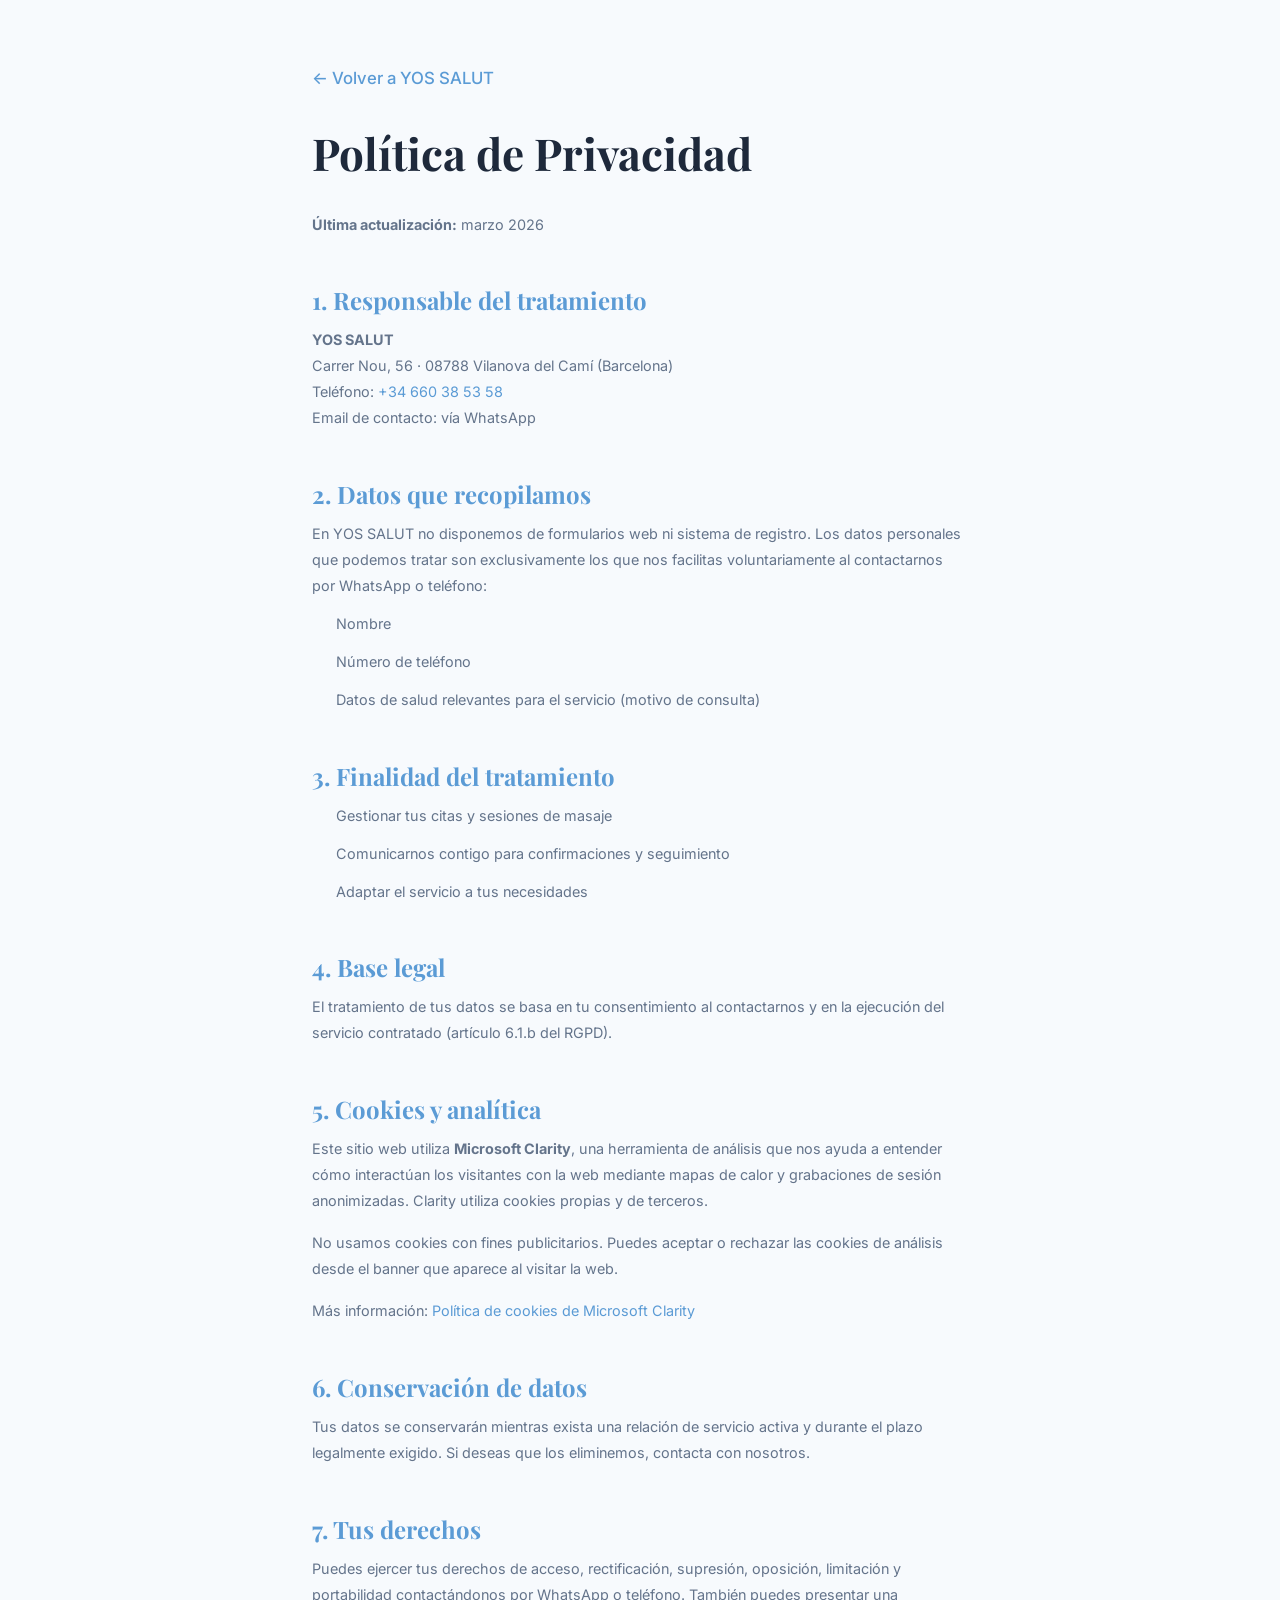
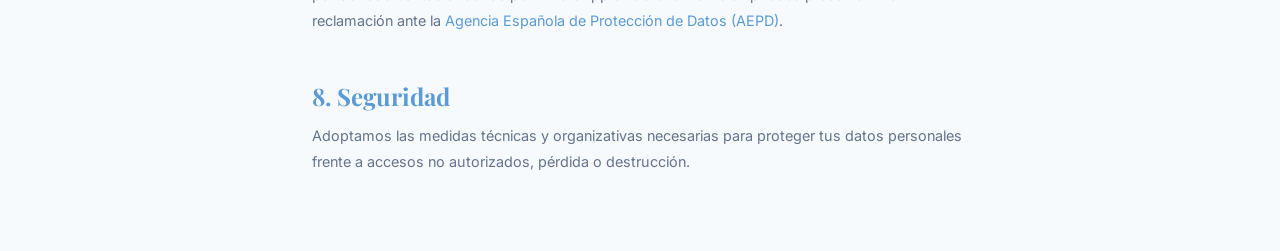
<file: privacidad.html>
<!DOCTYPE html>
<html lang="es" dir="ltr">
<head>
  <meta charset="UTF-8">
  <meta name="viewport" content="width=device-width, initial-scale=1.0">
  <title>Política de Privacidad — YOS SALUT</title>
  <meta name="robots" content="noindex, nofollow">
  <link rel="icon" href="data:image/svg+xml,<svg xmlns='http://www.w3.org/2000/svg' viewBox='0 0 100 100'><text y='.9em' font-size='90'>🌿</text></svg>">
  <link rel="preconnect" href="https://fonts.googleapis.com">
  <link rel="preconnect" href="https://fonts.gstatic.com" crossorigin>
  <link rel="stylesheet" href="https://fonts.googleapis.com/css2?family=Inter:wght@400;500;600;700&family=Playfair+Display:wght@600;700;800&display=swap">
  <link rel="stylesheet" href="css/base.css?v=5">
  <link rel="stylesheet" href="css/layout.css?v=5">
  <link rel="stylesheet" href="css/components.css?v=5">
  <style>
    .legal { max-width: 720px; margin: 0 auto; padding: var(--space-3xl) var(--space-xl); }
    .legal h1 { font-family: var(--ff-heading); font-size: var(--fs-2xl); margin-bottom: var(--space-xl); }
    .legal h2 { font-size: var(--fs-lg); margin-top: var(--space-2xl); margin-bottom: var(--space-sm); color: var(--color-primary); }
    .legal p, .legal li { font-size: var(--fs-sm); line-height: 1.8; color: var(--color-text-light); margin-bottom: var(--space-sm); }
    .legal ul { padding-left: var(--space-lg); }
    .legal a { color: var(--color-primary); }
    .legal__back { display: inline-block; margin-bottom: var(--space-xl); color: var(--color-primary); text-decoration: none; font-weight: var(--fw-medium); }
    .legal__back:hover { text-decoration: underline; }
  </style>
</head>
<body>
  <div class="legal">
    <a href="index.html" class="legal__back">← Volver a YOS SALUT</a>
    <h1>Política de Privacidad</h1>
    <p><strong>Última actualización:</strong> marzo 2026</p>

    <h2>1. Responsable del tratamiento</h2>
    <p><strong>YOS SALUT</strong><br>
    Carrer Nou, 56 · 08788 Vilanova del Camí (Barcelona)<br>
    Teléfono: <a href="tel:+34660385358">+34 660 38 53 58</a><br>
    Email de contacto: vía WhatsApp</p>

    <h2>2. Datos que recopilamos</h2>
    <p>En YOS SALUT no disponemos de formularios web ni sistema de registro. Los datos personales que podemos tratar son exclusivamente los que nos facilitas voluntariamente al contactarnos por WhatsApp o teléfono:</p>
    <ul>
      <li>Nombre</li>
      <li>Número de teléfono</li>
      <li>Datos de salud relevantes para el servicio (motivo de consulta)</li>
    </ul>

    <h2>3. Finalidad del tratamiento</h2>
    <ul>
      <li>Gestionar tus citas y sesiones de masaje</li>
      <li>Comunicarnos contigo para confirmaciones y seguimiento</li>
      <li>Adaptar el servicio a tus necesidades</li>
    </ul>

    <h2>4. Base legal</h2>
    <p>El tratamiento de tus datos se basa en tu consentimiento al contactarnos y en la ejecución del servicio contratado (artículo 6.1.b del RGPD).</p>

    <h2>5. Cookies y analítica</h2>
    <p>Este sitio web utiliza <strong>Microsoft Clarity</strong>, una herramienta de análisis que nos ayuda a entender cómo interactúan los visitantes con la web mediante mapas de calor y grabaciones de sesión anonimizadas. Clarity utiliza cookies propias y de terceros.</p>
    <p>No usamos cookies con fines publicitarios. Puedes aceptar o rechazar las cookies de análisis desde el banner que aparece al visitar la web.</p>
    <p>Más información: <a href="https://learn.microsoft.com/es-es/clarity/setup-and-installation/cookie-consent" target="_blank" rel="noopener">Política de cookies de Microsoft Clarity</a></p>

    <h2>6. Conservación de datos</h2>
    <p>Tus datos se conservarán mientras exista una relación de servicio activa y durante el plazo legalmente exigido. Si deseas que los eliminemos, contacta con nosotros.</p>

    <h2>7. Tus derechos</h2>
    <p>Puedes ejercer tus derechos de acceso, rectificación, supresión, oposición, limitación y portabilidad contactándonos por WhatsApp o teléfono. También puedes presentar una reclamación ante la <a href="https://www.aepd.es" target="_blank" rel="noopener">Agencia Española de Protección de Datos (AEPD)</a>.</p>

    <h2>8. Seguridad</h2>
    <p>Adoptamos las medidas técnicas y organizativas necesarias para proteger tus datos personales frente a accesos no autorizados, pérdida o destrucción.</p>
  </div>
</body>
</html>
</file>
<file: css/base.css>
/* ==========================================================================
   BASE — Reset, variables CSS, tipografía global
   ========================================================================== */

/* ---- Custom Properties ---- */
:root {
  /* Paleta: azul claro profesional */
  --color-primary:       #5B9BD5;   /* azul claro principal */
  --color-primary-dark:  #3A7BBF;   /* azul más intenso */
  --color-primary-deeper:#2C5F9E;   /* azul profundo para CTA */
  --color-primary-light: #A8CCE8;   /* azul suave */
  --color-primary-pale:  #C8E0F5;   /* azul más intenso para fondos */
  --color-accent:        #2DCEA6;   /* verde menta acento */
  --color-accent-light:  #D0F5EB;
  --color-warm:          #F0C27A;   /* dorado cálido */
  --color-bg:            #F7FAFD;   /* fondo azulado muy suave */
  --color-bg-alt:        #EDF4FA;   /* fondo alterno azulado */
  --color-bg-dark:       #1B2A4A;   /* fondo oscuro para secciones hero/footer */
  --color-surface:       #FFFFFF;
  --color-text:          #1E293B;   /* slate 800 */
  --color-text-light:    #64748B;   /* slate 500 */
  --color-text-inv:      #FFFFFF;
  --color-border:        #D8E4EF;
  --color-whatsapp:      #25D366;
  --color-whatsapp-dark: #1EBE57;

  /* Tipografía */
  --ff-body:    'Inter', system-ui, -apple-system, sans-serif;
  --ff-heading: 'Playfair Display', Georgia, 'Times New Roman', serif;
  --fw-regular: 400;
  --fw-medium:  500;
  --fw-semibold:600;
  --fw-bold:    700;
  --fw-extrabold: 800;

  /* Tamaños fluidos */
  --fs-xs:   clamp(0.75rem, 0.7rem + 0.25vw, 0.8125rem);
  --fs-sm:   clamp(0.8125rem, 0.77rem + 0.2vw, 0.9rem);
  --fs-base: clamp(0.9375rem, 0.88rem + 0.3vw, 1.05rem);
  --fs-md:   clamp(1.0625rem, 0.95rem + 0.5vw, 1.25rem);
  --fs-lg:   clamp(1.25rem, 1.1rem + 0.7vw, 1.5rem);
  --fs-xl:   clamp(1.5rem, 1.2rem + 1.3vw, 2rem);
  --fs-2xl:  clamp(1.875rem, 1.4rem + 2vw, 2.75rem);
  --fs-3xl:  clamp(2.25rem, 1.6rem + 2.8vw, 3.5rem);
  --fs-4xl:  clamp(2.75rem, 2rem + 3.2vw, 4.25rem);

  /* Espaciado */
  --space-xs:  0.5rem;
  --space-sm:  0.75rem;
  --space-md:  1rem;
  --space-lg:  1.5rem;
  --space-xl:  2rem;
  --space-2xl: 3rem;
  --space-3xl: 4rem;
  --space-4xl: 6rem;
  --space-5xl: 8rem;

  /* Layout */
  --max-width:     1240px;
  --header-height: 76px;

  /* Bordes y sombras */
  --radius-sm:  8px;
  --radius-md:  12px;
  --radius-lg:  20px;
  --radius-xl:  28px;
  --radius-full: 9999px;
  --shadow-sm:  0 1px 3px rgba(27,42,74,.05);
  --shadow-md:  0 4px 16px rgba(27,42,74,.08);
  --shadow-lg:  0 12px 40px rgba(27,42,74,.12);
  --shadow-xl:  0 20px 60px rgba(27,42,74,.15);

  /* Transiciones */
  --transition-fast: 150ms ease;
  --transition-base: 300ms cubic-bezier(.4,0,.2,1);
  --transition-slow: 500ms cubic-bezier(.4,0,.2,1);
}

/* ---- Reset ---- */
*,
*::before,
*::after {
  box-sizing: border-box;
  margin: 0;
  padding: 0;
}

html {
  scroll-behavior: smooth;
  -webkit-text-size-adjust: 100%;
  scroll-padding-top: var(--header-height);
}

body {
  font-family: var(--ff-body);
  font-size: var(--fs-base);
  font-weight: var(--fw-regular);
  line-height: 1.7;
  color: var(--color-text);
  background-color: var(--color-bg);
  -webkit-font-smoothing: antialiased;
  -moz-osx-font-smoothing: grayscale;
  overflow-x: hidden;
}

body.no-scroll {
  overflow: hidden;
}

img,
picture,
video,
svg {
  display: block;
  max-width: 100%;
  height: auto;
}

a {
  color: inherit;
  text-decoration: none;
}

button {
  font: inherit;
  cursor: pointer;
  border: none;
  background: none;
}

ul, ol {
  list-style: none;
}

h1, h2, h3, h4, h5, h6 {
  font-family: var(--ff-heading);
  line-height: 1.25;
  font-weight: var(--fw-bold);
  color: var(--color-text);
}

h1 { font-size: var(--fs-3xl); }
h2 { font-size: var(--fs-2xl); }
h3 { font-size: var(--fs-xl); }
h4 { font-size: var(--fs-lg); }

p + p { margin-top: var(--space-md); }

::selection {
  background-color: var(--color-primary-light);
  color: var(--color-text-inv);
}

/* ---- Focus visible (accesibilidad) ---- */
:focus-visible {
  outline: 2px solid var(--color-primary);
  outline-offset: 2px;
}

/* ---- Ocultar visualmente (accesibilidad) ---- */
.sr-only {
  position: absolute;
  width: 1px;
  height: 1px;
  padding: 0;
  margin: -1px;
  overflow: hidden;
  clip: rect(0,0,0,0);
  white-space: nowrap;
  border: 0;
}
</file>
<file: css/layout.css>
/* ==========================================================================
   LAYOUT — Contenedores, grids y estructura global
   ========================================================================== */

.container {
  width: 100%;
  max-width: var(--max-width);
  margin-inline: auto;
  padding-inline: var(--space-lg);
}

/* ---- Secciones ---- */
.section {
  padding-block: var(--space-4xl);
}

.section--alt {
  background-color: var(--color-bg-alt);
}

.section--surface {
  background-color: var(--color-surface);
}

.section__header {
  text-align: center;
  margin-bottom: var(--space-3xl);
}

.section__title {
  margin-bottom: var(--space-sm);
}

.section__subtitle {
  font-size: var(--fs-md);
  color: var(--color-text-light);
  max-width: 600px;
  margin-inline: auto;
}

/* ---- Grid genérica ---- */
.grid {
  display: grid;
  gap: var(--space-xl);
}

.grid--2 { grid-template-columns: repeat(auto-fit, minmax(min(100%, 320px), 1fr)); }
.grid--3 { grid-template-columns: repeat(auto-fit, minmax(min(100%, 280px), 1fr)); }
.grid--4 { grid-template-columns: repeat(auto-fit, minmax(min(100%, 240px), 1fr)); }

/* ---- Flex utilidades ---- */
.flex {
  display: flex;
}

.flex--center {
  display: flex;
  align-items: center;
  justify-content: center;
}

.flex--between {
  display: flex;
  align-items: center;
  justify-content: space-between;
}

.flex--col {
  display: flex;
  flex-direction: column;
}

.flex--wrap {
  flex-wrap: wrap;
}

.gap-xs  { gap: var(--space-xs); }
.gap-sm  { gap: var(--space-sm); }
.gap-md  { gap: var(--space-md); }
.gap-lg  { gap: var(--space-lg); }
.gap-xl  { gap: var(--space-xl); }
.gap-2xl { gap: var(--space-2xl); }
</file>
<file: css/components.css>
/* ==========================================================================
   COMPONENTS — Header, Hero, Cards, FAQ, Footer, Botones, etc.
   Diseño premium azul — YOS SALUT
   ========================================================================== */

/* ================================================================
   BOTONES
   ================================================================ */
.btn {
  display: inline-flex;
  align-items: center;
  justify-content: center;
  gap: 0.5rem;
  padding: 0.85rem 1.8rem;
  font-size: var(--fs-sm);
  font-weight: var(--fw-semibold);
  border-radius: var(--radius-full);
  transition: all var(--transition-base);
  white-space: nowrap;
  text-align: center;
  letter-spacing: 0.01em;
  cursor: pointer;
}

.btn:hover {
  transform: translateY(-2px);
}

.btn:active {
  transform: translateY(0);
}

/* WhatsApp */
.btn--whatsapp {
  background-color: var(--color-whatsapp);
  color: #fff;
  box-shadow: 0 4px 14px rgba(37, 211, 102, .3);
}

.btn--whatsapp:hover {
  background-color: var(--color-whatsapp-dark);
  box-shadow: 0 6px 24px rgba(37, 211, 102, .4);
}

/* Primario azul */
.btn--primary {
  background-color: var(--color-primary-dark);
  color: var(--color-text-inv);
  box-shadow: 0 4px 14px rgba(58,123,191,.25);
}

.btn--primary:hover {
  background-color: var(--color-primary-deeper);
  box-shadow: 0 6px 24px rgba(58,123,191,.35);
}

/* ================================================================
   MODAL (Reservas: Calendly + WhatsApp)
   ================================================================ */
.modal {
  position: fixed;
  inset: 0;
  z-index: 1000;
  display: grid;
  place-items: center;
  padding: var(--space-xl);
}

.modal[hidden] {
  display: none !important;
}

.modal__backdrop {
  position: absolute;
  inset: 0;
  background: rgba(10, 25, 47, .68);
  backdrop-filter: blur(10px);
}

.modal__panel {
  position: relative;
  width: min(980px, 100%);
  max-height: min(86vh, 860px);
  overflow: hidden;
  border-radius: var(--radius-xl);
  background: rgba(255,255,255,.94);
  border: 1px solid rgba(255,255,255,.35);
  box-shadow: 0 30px 90px rgba(0,0,0,.35);
}

.modal__header {
  display: flex;
  align-items: center;
  justify-content: space-between;
  gap: var(--space-lg);
  padding: var(--space-lg) var(--space-xl);
  border-bottom: 1px solid rgba(39,76,119,.10);
  background: linear-gradient(180deg, rgba(244,247,251,.85), rgba(255,255,255,.65));
}

.modal__title {
  font-size: var(--fs-xl);
  font-weight: var(--fw-bold);
  color: var(--color-text);
}

.modal__close {
  width: 42px;
  height: 42px;
  border-radius: 999px;
  border: 1px solid rgba(39,76,119,.18);
  background: rgba(255,255,255,.75);
  color: var(--color-text);
  font-size: 22px;
  line-height: 1;
  cursor: pointer;
  transition: transform var(--transition-fast), box-shadow var(--transition-fast);
}

.modal__close:hover {
  transform: translateY(-1px);
  box-shadow: var(--shadow-sm);
}

.modal__body {
  padding: var(--space-xl);
  overflow: auto;
  max-height: calc(min(86vh, 860px) - 78px);
}

.modal__fallback {
  display: flex;
  flex-direction: column;
  gap: var(--space-lg);
}

.modal__text {
  color: var(--color-text-light);
  line-height: 1.7;
  font-size: var(--fs-md);
}

@media (max-width: 768px) {
  .modal {
    padding: var(--space-md);
  }

  .modal__panel {
    max-height: 92vh;
  }

  .modal__body {
    padding: var(--space-lg);
    max-height: calc(92vh - 78px);
  }
}

/* Secundario outline */
.btn--secondary {
  border: 2px solid var(--color-primary);
  color: var(--color-primary-dark);
  background-color: transparent;
}

.btn--secondary:hover {
  background-color: var(--color-primary);
  color: var(--color-text-inv);
  border-color: var(--color-primary);
}

/* Outline blanco (para fondos oscuros) */
.btn--outline-white {
  border: 2px solid rgba(255,255,255,.5);
  color: #fff;
  background: transparent;
}

.btn--outline-white:hover {
  background: rgba(255,255,255,.15);
  border-color: #fff;
}

/* Ghost */
.btn--ghost {
  color: var(--color-text-light);
  border: 1.5px solid var(--color-border);
  background: transparent;
}

.btn--ghost:hover {
  border-color: var(--color-primary);
  color: var(--color-primary);
}

/* Tamaños */
.btn--sm {
  padding: 0.6rem 1.2rem;
  font-size: var(--fs-xs);
}

.btn--lg {
  padding: 1.05rem 2.4rem;
  font-size: var(--fs-base);
}

.btn--xl {
  padding: 1.15rem 2.8rem;
  font-size: var(--fs-md);
}

/* Icono dentro de botón */
.btn__icon {
  width: 1.2em;
  height: 1.2em;
  flex-shrink: 0;
}

/* ================================================================
   HEADER
   ================================================================ */
.header {
  position: fixed;
  top: 0;
  left: 0;
  width: 100%;
  height: var(--header-height);
  z-index: 1000;
  background-color: rgba(247,250,253,.9);
  backdrop-filter: blur(16px) saturate(1.2);
  -webkit-backdrop-filter: blur(16px) saturate(1.2);
  border-bottom: 1px solid transparent;
  transition: transform .35s cubic-bezier(.4,0,.2,1),
              background-color .35s ease,
              box-shadow .35s ease,
              border-color .35s ease;
}

.header--top {
  background-color: transparent;
  backdrop-filter: none;
  -webkit-backdrop-filter: none;
}

.header--top .header__logo,
.header--top .nav__link,
.header--top .menu-toggle__bar {
  color: #fff;
  text-shadow: 0 1px 3px rgba(0,0,0,.4);
}

.header--top .menu-toggle__bar {
  background-color: #fff;
}

.header--hidden {
  transform: translateY(-100%);
}

.header--scrolled {
  background-color: rgba(255,255,255,.95);
  border-bottom-color: var(--color-border);
  box-shadow: var(--shadow-md);
}

.header__inner {
  display: flex;
  align-items: center;
  justify-content: space-between;
  height: 100%;
  max-width: var(--max-width);
  margin-inline: auto;
  padding-inline: var(--space-xl);
}

.header__logo {
  font-size: var(--fs-xl);
  font-weight: var(--fw-extrabold);
  letter-spacing: 0.03em;
  color: var(--color-primary-dark);
}

.header__logo span {
  color: var(--color-primary-light);
}

/* Nav */
.nav__list {
  display: flex;
  align-items: center;
  gap: var(--space-xl);
}

.nav__link {
  font-size: var(--fs-sm);
  font-weight: var(--fw-medium);
  color: var(--color-text);
  transition: color var(--transition-fast);
  position: relative;
  padding-block: 0.25rem;
}

.nav__link::after {
  content: '';
  position: absolute;
  bottom: -2px;
  left: 50%;
  transform: translateX(-50%);
  width: 0;
  height: 2.5px;
  background: linear-gradient(90deg, var(--color-primary), var(--color-primary-dark));
  border-radius: 2px;
  transition: width var(--transition-base);
}

.nav__link:hover {
  color: var(--color-primary-dark);
}

.nav__link:hover::after {
  width: 100%;
}

/* Acciones del header */
.header__actions {
  display: flex;
  align-items: center;
  gap: var(--space-sm);
}

/* Botón hamburguesa */
.menu-toggle {
  display: none;
  flex-direction: column;
  justify-content: center;
  gap: 6px;
  width: 30px;
  height: 30px;
  cursor: pointer;
  z-index: 1001;
}

.menu-toggle__bar {
  display: block;
  width: 100%;
  height: 2.5px;
  background-color: var(--color-text);
  border-radius: 2px;
  transition: all var(--transition-base);
}

/* ---- Responsive nav ---- */
@media (max-width: 1024px) {
  .nav {
    position: fixed;
    top: 0;
    right: 0;
    width: min(340px, 88vw);
    height: 100dvh;
    background-color: var(--color-surface);
    box-shadow: var(--shadow-xl);
    transform: translateX(100%);
    transition: transform var(--transition-slow);
    padding: calc(var(--header-height) + var(--space-2xl)) var(--space-xl) var(--space-xl);
    z-index: 999;
    overflow-y: auto;
  }

  .nav--open {
    transform: translateX(0);
  }

  .nav__list {
    flex-direction: column;
    align-items: flex-start;
    gap: var(--space-md);
  }

  .nav__link {
    font-size: var(--fs-lg);
    font-weight: var(--fw-semibold);
  }

  .menu-toggle {
    display: flex;
  }

  .header__actions .btn--whatsapp,
  .header__actions .btn--ghost {
    display: none;
  }

  .nav__mobile-actions {
    display: flex;
    flex-direction: column;
    gap: var(--space-sm);
    margin-top: var(--space-2xl);
    width: 100%;
  }
}

@media (min-width: 1025px) {
  .nav__mobile-actions {
    display: none;
  }
}

/* ================================================================
   HERO — Full-screen con imagen de fondo
   ================================================================ */
.hero {
  position: relative;
  min-height: 100dvh;
  display: flex;
  align-items: center;
  padding-top: var(--header-height);
  overflow: hidden;
  background-color: var(--color-bg-dark);
}

.orb {
  width: 100%;
  height: 100%;
  border-radius: 50%;
  filter: blur(0.3px);
}

.orb--a {
  background: radial-gradient(circle at 35% 30%, rgba(255,255,255,.7), rgba(91,155,213,.35) 55%, rgba(91,155,213,.15));
}

.orb--b {
  background: radial-gradient(circle at 35% 30%, rgba(255,255,255,.75), rgba(45,206,166,.4) 60%, rgba(45,206,166,.1));
}

.orb--c {
  background: radial-gradient(circle at 35% 30%, rgba(255,255,255,.75), rgba(240,194,122,.45) 60%, rgba(240,194,122,.1));
}

.hero__bg {
  position: absolute;
  inset: 0;
  z-index: 1;
}

.hero__video {
  position: absolute;
  top: 0;
  left: 0;
  width: 100%;
  height: 100%;
  object-fit: cover;
  object-position: center;
}

.hero__bg img {
  width: 100%;
  height: 100%;
  object-fit: cover;
  object-position: center;
}

.hero__overlay {
  position: absolute;
  inset: 0;
  background: linear-gradient(
    180deg,
    rgba(27,42,74,.45) 0%,
    rgba(27,42,74,.65) 50%,
    rgba(27,42,74,.85) 100%
  );
  z-index: 2;
}

.hero__content {
  position: relative;
  z-index: 3;
  max-width: 780px;
  padding-block: var(--space-4xl);
  color: #fff;
}

.hero__badge {
  display: inline-flex;
  align-items: center;
  gap: var(--space-xs);
  padding: 0.45rem 1.1rem;
  font-size: var(--fs-xs);
  font-weight: var(--fw-semibold);
  color: #fff;
  background-color: rgba(91,155,213,.35);
  border: 1px solid rgba(255,255,255,.2);
  backdrop-filter: blur(8px);
  border-radius: var(--radius-full);
  margin-bottom: var(--space-xl);
  letter-spacing: 0.04em;
  text-transform: uppercase;
}

.hero__title {
  font-size: var(--fs-4xl);
  font-weight: var(--fw-extrabold);
  line-height: 1.1;
  margin-bottom: var(--space-lg);
  letter-spacing: -0.02em;
  color: #fff;
}

@media (max-width: 768px) {
  .hero__title {
    font-size: clamp(1.4rem, 4.5vw, 2rem);
    line-height: 1.25;
    word-break: break-word;
  }
}

.hero__subtitle {
  font-size: var(--fs-lg);
  color: rgba(255,255,255,.85);
  margin-bottom: var(--space-sm);
  max-width: 600px;
  line-height: 1.6;
}

.hero__schedule {
  font-size: var(--fs-md);
  color: rgba(255,255,255,.65);
  margin-bottom: var(--space-2xl);
  font-weight: var(--fw-medium);
}

.hero__actions {
  display: flex;
  flex-wrap: wrap;
  gap: var(--space-md);
  align-items: center;
  margin-bottom: var(--space-lg);
}

.hero__text-link {
  color: rgba(255,255,255,.85);
  font-size: var(--fs-sm);
  font-weight: var(--fw-semibold);
  text-decoration: none;
  transition: color var(--transition-fast);
  letter-spacing: 0.02em;
}

.hero__text-link:hover {
  color: #fff;
}

.hero__price {
  font-size: var(--fs-sm);
  color: rgba(255,255,255,.7);
  margin-bottom: var(--space-md);
  font-weight: var(--fw-medium);
  letter-spacing: 0.02em;
}

.hero__proof {
  display: flex;
  flex-wrap: wrap;
  gap: var(--space-md) var(--space-xl);
  font-size: var(--fs-xs);
  color: rgba(255,255,255,.75);
  font-weight: var(--fw-medium);
}

/* Trust badges en hero */
.trust {
  display: flex;
  flex-wrap: wrap;
  gap: var(--space-xl);
}

.trust__item {
  display: flex;
  align-items: center;
  gap: var(--space-sm);
  font-size: var(--fs-sm);
  color: rgba(255,255,255,.75);
  font-weight: var(--fw-medium);
}

.trust__icon {
  width: 22px;
  height: 22px;
  color: var(--color-primary-light);
  flex-shrink: 0;
}

/* ================================================================
   VALUES / VALORES — Cards con icono (estilo Inspira)
   ================================================================ */
.values-section {
  position: relative;
  overflow: visible;
  background: var(--color-bg);
  padding-block: var(--space-4xl);
}

.values-grid {
  display: grid;
  grid-template-columns: repeat(3, 1fr);
  gap: var(--space-xl);
}

.value-card {
  text-align: center;
  padding: var(--space-3xl) var(--space-xl);
  overflow: visible;
}

.value-card--glass {
  background: var(--color-primary-pale);
  border: 1px solid var(--color-border);
  border-radius: var(--radius-lg);
  backdrop-filter: none;
  overflow: visible;
}

.value-card__icon {
  width: 72px;
  height: 72px;
  margin: var(--space-2xl) auto var(--space-lg);
  display: flex;
  align-items: center;
  justify-content: center;
  background: var(--color-primary);
  border-radius: var(--radius-full);
  transform-style: preserve-3d;
}

.value-card__icon svg {
  width: 36px;
  height: 36px;
  color: #fff;
}

.value-card h3 {
  font-size: var(--fs-lg);
  font-weight: var(--fw-bold);
  color: var(--color-text);
  margin-bottom: var(--space-sm);
}

.value-card p {
  font-size: var(--fs-sm);
  color: var(--color-text-light);
  line-height: 1.7;
}

@media (max-width: 768px) {
  .values-grid {
    grid-template-columns: 1fr;
    gap: var(--space-xs);
  }

  .value-card {
    padding: var(--space-lg) var(--space-md);
  }

  .value-card__icon {
    margin-top: var(--space-xs);
    margin-bottom: var(--space-sm);
  }
}

/* ================================================================
   TARGET — ¿Para quién es? (con foto grande)
   ================================================================ */
.target-section {
  background-color: var(--color-bg-alt);
}

.target-layout {
  display: grid;
  grid-template-columns: 1fr 1fr;
  gap: var(--space-3xl);
  align-items: center;
}

.target-image {
  border-radius: var(--radius-xl);
  overflow: hidden;
  box-shadow: var(--shadow-lg);
}

.target-image img {
  width: 100%;
  height: 100%;
  object-fit: cover;
  aspect-ratio: 4/5;
}

.target__list {
  display: flex;
  flex-direction: column;
  gap: var(--space-lg);
}

.target__item {
  display: flex;
  align-items: flex-start;
  gap: var(--space-md);
  padding: var(--space-lg);
  background-color: var(--color-surface);
  border-radius: var(--radius-md);
  box-shadow: var(--shadow-sm);
  transition: all var(--transition-base);
  border-left: 4px solid transparent;
}

.target__item:hover {
  box-shadow: var(--shadow-md);
  transform: translateX(4px);
  border-left-color: var(--color-primary);
}

.target__icon-wrap {
  width: 48px;
  height: 48px;
  display: flex;
  align-items: center;
  justify-content: center;
  background-color: var(--color-primary-pale);
  border-radius: var(--radius-md);
  flex-shrink: 0;
}

.target__icon {
  width: 24px;
  height: 24px;
  color: var(--color-primary-dark);
}

.target__text h3 {
  font-size: var(--fs-base);
  font-weight: var(--fw-bold);
  margin-bottom: 0.2rem;
  color: var(--color-text);
}

.target__text p {
  font-size: var(--fs-sm);
  color: var(--color-text-light);
  line-height: 1.6;
}

@media (max-width: 768px) {
  .target-layout {
    grid-template-columns: 1fr;
    gap: var(--space-xl);
  }

  .target-image {
    order: -1;
  }

  .target-image img {
    aspect-ratio: 16/10;
  }
}

/* ================================================================
   SERVICE CARDS — Con imagen
   ================================================================ */
.service-card {
  background-color: var(--color-surface);
  border-radius: var(--radius-lg);
  overflow: hidden;
  box-shadow: var(--shadow-sm);
  display: flex;
  flex-direction: column;
  transition: all var(--transition-base);
  border: 1px solid var(--color-border);
}

.services-stage {
  position: relative;
  overflow: hidden;
}

.services-stage::before {
  content: '';
  position: absolute;
  width: 460px;
  height: 460px;
  right: -180px;
  top: -120px;
  border-radius: 50%;
  background: radial-gradient(circle, rgba(91,155,213,.14) 0%, rgba(91,155,213,0) 70%);
  pointer-events: none;
}

.services-showcase {
  position: relative;
  z-index: 1;
}

.service-row {
  display: grid;
  grid-template-columns: 1fr 1fr;
  min-height: 420px;
  overflow: hidden;
  border-top: 1px solid rgba(39, 76, 119, 0.08);
}

.service-row:last-child {
  border-bottom: 1px solid rgba(39, 76, 119, 0.08);
}

.service-row__media {
  position: relative;
  overflow: hidden;
}

.service-row__media img {
  width: 100%;
  height: 110%;
  object-fit: cover;
  object-position: center top;
  transition: transform var(--transition-slow), filter var(--transition-slow);
}

.service-row__media img.img-crop-watermark {
  height: 125%;
  object-position: center 15%;
}

.service-row:hover .service-row__media img {
  transform: scale(1.04);
  filter: saturate(1.05);
}

.service-row__content {
  display: flex;
  flex-direction: column;
  justify-content: center;
  gap: var(--space-md);
  padding: clamp(1.4rem, 2.5vw, 3.2rem);
}

.service-row__content--light {
  background: var(--color-primary-pale);
  color: var(--color-text);
}

.service-row__content--dark {
  background: var(--color-primary-pale);
  color: var(--color-text);
}

.service-row__content--brand {
  background: var(--color-primary-pale);
  color: var(--color-text);
}

.service-row__head {
  display: flex;
  align-items: center;
  justify-content: space-between;
  gap: var(--space-md);
}

.service-row__head h3 {
  margin: 0;
  font-size: clamp(1.8rem, 2.7vw, 3rem);
  line-height: 1.1;
}

.service-row__content p {
  max-width: 64ch;
  line-height: 1.7;
  margin: 0;
  font-size: var(--fs-base);
}

.service-row__price {
  flex-shrink: 0;
  padding: 0.35rem 0.75rem;
  border-radius: var(--radius-full);
  font-weight: var(--fw-bold);
  font-size: var(--fs-sm);
  border: 1px solid currentColor;
  opacity: 0.88;
}

.service-row__content .btn {
  width: fit-content;
}

.service-row--reverse .service-row__media {
  order: 2;
}

.service-row--reverse .service-row__content {
  order: 1;
}

@media (max-width: 900px) {
  .service-row,
  .service-row--reverse {
    grid-template-columns: 1fr;
    min-height: auto;
  }

  .service-row--reverse .service-row__media,
  .service-row--reverse .service-row__content {
    order: initial;
  }

  .service-row__media {
    min-height: 260px;
  }

  .service-row__head {
    align-items: flex-start;
    flex-direction: column;
    gap: 0.5rem;
  }
}

.service-card:hover {
  box-shadow: var(--shadow-lg);
  transform: translateY(-4px);
}

.service-card__image {
  aspect-ratio: 16/10;
  overflow: hidden;
}

.service-card__image img {
  width: 100%;
  height: 100%;
  object-fit: cover;
  transition: transform var(--transition-slow);
}

.service-card:hover .service-card__image img {
  transform: scale(1.05);
}

.service-card__body {
  padding: var(--space-xl);
  display: flex;
  flex-direction: column;
  flex-grow: 1;
}

.service-card__header {
  display: flex;
  align-items: baseline;
  justify-content: space-between;
  margin-bottom: var(--space-sm);
  gap: var(--space-sm);
}

.service-card__name {
  font-size: var(--fs-lg);
  font-weight: var(--fw-bold);
  color: var(--color-text);
}

.service-card__price {
  font-size: var(--fs-xl);
  font-weight: var(--fw-extrabold);
  color: var(--color-primary-dark);
  white-space: nowrap;
}

.service-card__desc {
  font-size: var(--fs-sm);
  color: var(--color-text-light);
  flex-grow: 1;
  margin-bottom: var(--space-lg);
  line-height: 1.7;
}

.service-card .btn {
  width: 100%;
}

/* ================================================================
   VENDAJES / TAPING — Layout imagen + texto
   ================================================================ */
.taping {
  display: grid;
  grid-template-columns: 1fr 1fr;
  gap: var(--space-3xl);
  align-items: center;
}

.taping__visual {
  border-radius: var(--radius-xl);
  overflow: hidden;
  box-shadow: var(--shadow-lg);
  aspect-ratio: 4/3;
}

.taping__visual img {
  width: 100%;
  height: 100%;
  object-fit: cover;
}

.taping__content h3 {
  font-size: var(--fs-2xl);
  margin-bottom: var(--space-md);
  color: var(--color-text);
}

.taping__content p {
  color: var(--color-text-light);
  margin-bottom: var(--space-md);
  line-height: 1.7;
}

.taping__benefits {
  margin-bottom: var(--space-xl);
}

.taping__benefits li {
  display: flex;
  align-items: center;
  gap: var(--space-sm);
  padding: 0.6rem 0;
  font-size: var(--fs-sm);
  color: var(--color-text-light);
}

.taping__benefits li::before {
  content: '';
  display: block;
  width: 8px;
  height: 8px;
  border-radius: 50%;
  background-color: var(--color-primary);
  flex-shrink: 0;
}

@media (max-width: 768px) {
  .taping {
    grid-template-columns: 1fr;
    gap: var(--space-xl);
  }

  .taping__visual {
    order: -1;
    aspect-ratio: 16/9;
  }
}

/* ================================================================
   STEPS — Cómo funciona (con línea conectora)
   ================================================================ */
.steps {
  display: grid;
  grid-template-columns: repeat(3, 1fr);
  gap: var(--space-xl);
  position: relative;
}

.step {
  text-align: center;
  padding: var(--space-2xl) var(--space-lg);
  background: var(--color-surface);
  border-radius: var(--radius-lg);
  box-shadow: var(--shadow-sm);
  position: relative;
  transition: all var(--transition-base);
}

.step:hover {
  box-shadow: var(--shadow-md);
  transform: translateY(-3px);
}

.step__number {
  display: inline-flex;
  align-items: center;
  justify-content: center;
  width: 64px;
  height: 64px;
  border-radius: 50%;
  background: linear-gradient(135deg, var(--color-primary) 0%, var(--color-primary-dark) 100%);
  color: #fff;
  font-size: var(--fs-xl);
  font-weight: var(--fw-extrabold);
  margin-bottom: var(--space-lg);
  box-shadow: 0 4px 16px rgba(91,155,213,.3);
}

.step__title {
  font-size: var(--fs-md);
  font-weight: var(--fw-bold);
  margin-bottom: var(--space-sm);
  color: var(--color-text);
}

.step__desc {
  font-size: var(--fs-sm);
  color: var(--color-text-light);
  line-height: 1.7;
}

@media (max-width: 768px) {
  .steps {
    grid-template-columns: 1fr;
  }
}

/* ================================================================
   SCHEDULE / LOCATION
   ================================================================ */
.schedule-grid {
  display: grid;
  grid-template-columns: 1fr 1fr;
  gap: var(--space-2xl);
  align-items: start;
}

.schedule-card {
  background-color: var(--color-surface);
  border-radius: var(--radius-lg);
  padding: var(--space-2xl);
  box-shadow: var(--shadow-sm);
  border: 1px solid var(--color-border);
}

.schedule-card h3 {
  font-size: var(--fs-xl);
  margin-bottom: var(--space-md);
}

.schedule-card p {
  color: var(--color-text-light);
  margin-bottom: var(--space-sm);
}

.schedule-card__time {
  font-size: var(--fs-2xl);
  font-weight: var(--fw-extrabold);
  color: var(--color-primary-dark);
  margin-bottom: var(--space-xs);
}

.schedule-card__days {
  font-size: var(--fs-md);
  color: var(--color-text-light);
  font-weight: var(--fw-medium);
}

.schedule-card__note {
  font-size: var(--fs-sm);
  color: var(--color-text-light);
  font-style: italic;
  margin-top: var(--space-lg);
  padding-top: var(--space-lg);
  border-top: 1px solid var(--color-border);
}

.map-container {
  border-radius: var(--radius-lg);
  overflow: hidden;
  margin-top: var(--space-lg);
  aspect-ratio: 16/10;
  box-shadow: var(--shadow-sm);
}

.map-container iframe {
  width: 100%;
  height: 100%;
  border: 0;
}

@media (max-width: 768px) {
  .schedule-grid {
    grid-template-columns: 1fr;
  }
}

/* ================================================================
   FAQ
   ================================================================ */
.faq__list {
  max-width: 800px;
  margin-inline: auto;
}

.faq__item {
  border-bottom: 1px solid var(--color-border);
}

.faq__item:first-child {
  border-top: 1px solid var(--color-border);
}

.faq__question {
  width: 100%;
  display: flex;
  align-items: center;
  justify-content: space-between;
  padding: var(--space-lg) 0;
  font-size: var(--fs-md);
  font-weight: var(--fw-semibold);
  color: var(--color-text);
  text-align: left;
  background: none;
  border: none;
  cursor: pointer;
  transition: color var(--transition-fast);
  gap: var(--space-md);
}

.faq__question:hover {
  color: var(--color-primary-dark);
}

.faq__icon {
  width: 28px;
  height: 28px;
  flex-shrink: 0;
  transition: transform var(--transition-base);
  color: var(--color-primary);
}

.faq__item--open .faq__icon {
  transform: rotate(45deg);
}

.faq__answer {
  max-height: 0;
  overflow: hidden;
  transition: max-height var(--transition-slow);
}

.faq__answer-inner {
  padding-bottom: var(--space-xl);
  font-size: var(--fs-base);
  color: var(--color-text-light);
  line-height: 1.8;
}

.faq__item--open .faq__answer {
  max-height: 400px;
}

/* ================================================================
   CTA FINAL — Grande y visual
   ================================================================ */
.cta-section {
  position: relative;
  text-align: center;
  padding-block: var(--space-5xl);
  overflow: hidden;
  background: linear-gradient(160deg, var(--color-primary-dark) 0%, var(--color-bg-dark) 100%);
}

.cta-section__bg {
  position: absolute;
  inset: 0;
  z-index: 1;
}

.cta-section__bg img {
  width: 100%;
  height: 100%;
  object-fit: cover;
}

.cta-section__overlay {
  position: absolute;
  inset: 0;
  background: linear-gradient(160deg, rgba(58,123,191,.92) 0%, rgba(44,95,158,.95) 100%);
  z-index: 2;
}

.cta-section .container {
  position: relative;
  z-index: 3;
}

.cta-section h2 {
  color: #fff;
  font-size: var(--fs-3xl);
  font-weight: var(--fw-extrabold);
  margin-bottom: var(--space-md);
}

.cta-section p {
  color: rgba(255,255,255,.8);
  font-size: var(--fs-lg);
  margin-bottom: var(--space-2xl);
  max-width: 550px;
  margin-inline: auto;
}

.cta-section__actions {
  display: flex;
  justify-content: center;
  flex-wrap: wrap;
  gap: var(--space-md);
}

.cta-section .btn--whatsapp {
  font-size: var(--fs-md);
  padding: 1.1rem 2.8rem;
}

/* ================================================================
   PHOTO BREAK — Sección de imagen a ancho completo
   ================================================================ */
.photo-break {
  width: 100%;
  overflow: hidden;
  max-height: 450px;
}

.photo-break img {
  width: 100%;
  height: 100%;
  object-fit: cover;
  object-position: center 30%;
}

.gallery-3d {
  position: relative;
  overflow: hidden;
}

.gallery-grid {
  display: grid;
  grid-template-columns: repeat(12, 1fr);
  gap: var(--space-md);
}

.gallery-item {
  margin: 0;
  border-radius: var(--radius-lg);
  overflow: hidden;
  box-shadow: var(--shadow-md);
  transform-style: preserve-3d;
}

.gallery-item:nth-child(1) { grid-column: span 4; }
.gallery-item:nth-child(2) { grid-column: span 4; }
.gallery-item:nth-child(3) { grid-column: span 4; }
.gallery-item:nth-child(4) { grid-column: span 6; }
.gallery-item:nth-child(5) { grid-column: span 6; }

.gallery-item img {
  display: block;
  width: 100%;
  height: 100%;
  min-height: 240px;
  object-fit: cover;
  transition: transform var(--transition-slow), filter var(--transition-base);
}

.gallery-item:hover img {
  transform: scale(1.04);
  filter: saturate(1.05) contrast(1.03);
}

@media (max-width: 768px) {
  .gallery-item,
  .gallery-item:nth-child(n) {
    grid-column: span 12;
  }

  .gallery-item img {
    min-height: 210px;
  }
}

/* ================================================================
   BODY MAP — Muñeco interactivo
   ================================================================ */
.body-map-layout {
  display: grid;
  grid-template-columns: 280px 1fr;
  gap: var(--space-3xl);
  align-items: start;
  max-width: 900px;
  margin-inline: auto;
}

.body-map {
  display: flex;
  justify-content: center;
  position: sticky;
  top: calc(var(--header-height) + var(--space-xl));
}

.body-map__svg {
  width: 220px;
  height: auto;
  filter: drop-shadow(0 2px 12px rgba(39,76,119,.1));
}

.body-zone {
  fill: var(--color-primary-pale, #dce8f5);
  stroke: var(--color-primary-light, #8bb8e0);
  stroke-width: 1.2;
  cursor: pointer;
  transition: fill 0.25s ease, stroke 0.25s ease, filter 0.25s ease;
}

.body-zone:hover {
  fill: rgba(91,155,213,.35);
  stroke: var(--color-primary-dark);
  filter: drop-shadow(0 0 6px rgba(91,155,213,.4));
}

.body-zone--active {
  fill: rgba(91,155,213,.5);
  stroke: var(--color-primary-dark);
  stroke-width: 2;
  filter: drop-shadow(0 0 10px rgba(91,155,213,.5));
}

.body-map-info {
  min-height: 260px;
}

.body-map-info__hint {
  font-size: var(--fs-lg);
  color: var(--color-text-light);
  padding-top: var(--space-3xl);
}

.body-map-info__card {
  background: var(--color-surface);
  border-radius: var(--radius-lg);
  padding: var(--space-2xl);
  box-shadow: var(--shadow-md);
  border-left: 4px solid var(--color-primary);
  animation: fadeSlideUp .35s ease both;
}

@keyframes fadeSlideUp {
  from { opacity: 0; transform: translateY(12px); }
  to   { opacity: 1; transform: translateY(0); }
}

.body-map-info__card h3 {
  font-size: var(--fs-xl);
  font-weight: var(--fw-bold);
  color: var(--color-text);
  margin-bottom: var(--space-md);
}

.body-map-info__card ul {
  list-style: none;
  padding: 0;
  margin: 0 0 var(--space-xl) 0;
  display: flex;
  flex-direction: column;
  gap: var(--space-sm);
}

.body-map-info__card li {
  display: flex;
  align-items: center;
  gap: var(--space-sm);
  font-size: var(--fs-sm);
  color: var(--color-text-light);
  line-height: 1.6;
}

.body-map-info__card li::before {
  content: '';
  width: 8px;
  height: 8px;
  border-radius: 50%;
  background: var(--color-primary);
  flex-shrink: 0;
}

@media (max-width: 768px) {
  .body-map-layout {
    grid-template-columns: 1fr;
    gap: var(--space-xl);
  }

  .body-map {
    position: static;
    justify-content: center;
  }

  .body-map__svg {
    width: 180px;
  }

  .body-map-info__hint {
    text-align: center;
    padding-top: var(--space-md);
  }

  .body-map-info__hint::before {
    content: '↑ ';
  }
}

/* ================================================================
   BLOG CARDS
   ================================================================ */
.blog-grid {
  display: grid;
  grid-template-columns: repeat(2, 1fr);
  gap: var(--space-xl);
}

.blog-card {
  background: var(--color-surface);
  border-radius: var(--radius-lg);
  overflow: hidden;
  box-shadow: var(--shadow-sm);
  border: 1px solid var(--color-border);
  transition: all var(--transition-base);
  display: flex;
  flex-direction: column;
}

.blog-card:hover {
  box-shadow: var(--shadow-lg);
  transform: translateY(-4px);
}

.blog-card__image {
  aspect-ratio: 16/10;
  overflow: hidden;
}

.blog-card__image img {
  width: 100%;
  height: 100%;
  object-fit: cover;
  transition: transform var(--transition-slow);
}

.blog-card:hover .blog-card__image img {
  transform: scale(1.05);
}

.blog-card__body {
  padding: var(--space-xl);
  display: flex;
  flex-direction: column;
  flex-grow: 1;
}

.blog-card__tag {
  display: inline-block;
  width: fit-content;
  padding: 0.3rem 0.8rem;
  border-radius: var(--radius-full);
  font-size: var(--fs-xs);
  font-weight: var(--fw-semibold);
  background: var(--color-primary-pale, #dce8f5);
  color: var(--color-primary-dark);
  margin-bottom: var(--space-sm);
  letter-spacing: 0.02em;
}

.blog-card__body h3 {
  font-size: var(--fs-lg);
  font-weight: var(--fw-bold);
  color: var(--color-text);
  margin-bottom: var(--space-sm);
  line-height: 1.3;
}

.blog-card__body p {
  font-size: var(--fs-sm);
  color: var(--color-text-light);
  line-height: 1.7;
  flex-grow: 1;
  margin-bottom: var(--space-md);
}

.blog-card__link {
  font-size: var(--fs-sm);
  font-weight: var(--fw-semibold);
  color: var(--color-primary-dark);
  transition: color var(--transition-fast);
}

.blog-card__link:hover {
  color: var(--color-primary-deeper);
}

@media (max-width: 768px) {
  .blog-grid {
    grid-template-columns: 1fr;
  }
}

/* ================================================================
   TESTIMONIALS
   ================================================================ */
.testimonials-grid {
  display: grid;
  grid-template-columns: repeat(3, 1fr);
  gap: var(--space-xl);
}

.testimonial-card {
  background: var(--color-surface);
  border-radius: var(--radius-lg);
  padding: var(--space-xl);
  box-shadow: var(--shadow-sm);
  border: 1px solid var(--color-border);
  display: flex;
  flex-direction: column;
  gap: var(--space-md);
  transition: all var(--transition-base);
}

.testimonial-card:hover {
  box-shadow: var(--shadow-lg);
}

.testimonial-card__stars {
  color: #F59E0B;
  font-size: var(--fs-md);
  letter-spacing: 2px;
}

.testimonial-card__text {
  font-size: var(--fs-sm);
  color: var(--color-text-light);
  line-height: 1.75;
  font-style: italic;
  flex-grow: 1;
}

.testimonial-card__author {
  display: flex;
  flex-direction: column;
  gap: 2px;
  padding-top: var(--space-sm);
  border-top: 1px solid var(--color-border);
}

.testimonial-card__name {
  font-weight: var(--fw-bold);
  color: var(--color-text);
  font-size: var(--fs-sm);
}

.testimonial-card__service {
  font-size: var(--fs-xs);
  color: var(--color-primary-dark);
}

.testimonial-card__date {
  font-size: var(--fs-xs);
  color: var(--color-text-light);
  opacity: 0.7;
}

@media (max-width: 1024px) {
  .testimonials-grid { grid-template-columns: repeat(2, 1fr); }
}
@media (max-width: 640px) {
  .testimonials-grid { grid-template-columns: 1fr; }
}

/* ================================================================
   ABOUT / SOBRE MÍ
   ================================================================ */
.about-layout {
  display: grid;
  grid-template-columns: 1fr 1.4fr;
  gap: var(--space-3xl);
  align-items: center;
}

.about__image {
  border-radius: var(--radius-xl);
  overflow: hidden;
  box-shadow: var(--shadow-lg);
}

.about__image img {
  width: 100%;
  height: 100%;
  object-fit: cover;
  aspect-ratio: 3/4;
}

.about__tag {
  display: inline-block;
  padding: 0.3rem 0.9rem;
  border-radius: var(--radius-full);
  font-size: var(--fs-xs);
  font-weight: var(--fw-semibold);
  background: var(--color-primary-pale);
  color: var(--color-primary-dark);
  margin-bottom: var(--space-md);
}

.about__title {
  font-size: var(--fs-2xl);
  font-weight: var(--fw-extrabold);
  line-height: 1.2;
  margin-bottom: var(--space-lg);
}

.about__content p {
  color: var(--color-text-light);
  line-height: 1.75;
  margin-bottom: var(--space-md);
}

.about__credentials {
  display: flex;
  flex-direction: column;
  gap: var(--space-md);
  margin-block: var(--space-xl);
  padding: var(--space-lg);
  background: var(--color-primary-pale);
  border-radius: var(--radius-md);
}

.about__credential {
  display: flex;
  flex-direction: column;
  gap: 2px;
}

.about__credential strong {
  font-size: var(--fs-sm);
  font-weight: var(--fw-bold);
  color: var(--color-text);
}

.about__credential span {
  font-size: var(--fs-sm);
  color: var(--color-text-light);
}

@media (max-width: 768px) {
  .about-layout {
    grid-template-columns: 1fr;
    gap: var(--space-xl);
  }

  .about__image img {
    aspect-ratio: 3/4;
    object-position: top center;
  }
}

/* ================================================================
   PRICING CARDS
   ================================================================ */
.pricing-grid {
  display: grid;
  grid-template-columns: repeat(3, 1fr);
  gap: var(--space-xl);
  margin-bottom: var(--space-3xl);
}

.pricing-card {
  background: var(--color-surface);
  border-radius: var(--radius-lg);
  padding: var(--space-2xl);
  box-shadow: var(--shadow-sm);
  border: 1px solid var(--color-border);
  display: flex;
  flex-direction: column;
  text-align: center;
  position: relative;
  transition: all var(--transition-base);
}

.pricing-card:hover {
  box-shadow: var(--shadow-lg);
}

.pricing-card--featured {
  border-color: var(--color-primary);
  box-shadow: var(--shadow-md), 0 0 0 2px var(--color-primary);
  transform: scale(1.03);
}

.pricing-card--featured:hover {
  transform: scale(1.05);
}

.pricing-card__badge {
  position: absolute;
  top: -14px;
  left: 50%;
  transform: translateX(-50%);
  background: var(--color-primary-dark);
  color: #fff;
  font-size: var(--fs-xs);
  font-weight: var(--fw-bold);
  padding: 0.35rem 1.2rem;
  border-radius: var(--radius-full);
  white-space: nowrap;
}

.pricing-card__header h3 {
  font-size: var(--fs-lg);
  font-weight: var(--fw-bold);
  margin-bottom: var(--space-xs);
}

.pricing-card__desc {
  font-size: var(--fs-sm);
  color: var(--color-text-light);
  margin-bottom: var(--space-lg);
}

.pricing-card__price {
  display: flex;
  align-items: baseline;
  justify-content: center;
  gap: var(--space-xs);
  margin-bottom: var(--space-sm);
}

.pricing-card__amount {
  font-size: var(--fs-3xl);
  font-weight: var(--fw-extrabold);
  color: var(--color-primary-dark);
  line-height: 1;
}

.pricing-card__unit {
  font-size: var(--fs-sm);
  color: var(--color-text-light);
}

.pricing-card__saving {
  display: inline-block;
  margin: 0 auto var(--space-lg);
  padding: 0.25rem 0.8rem;
  border-radius: var(--radius-full);
  background: var(--color-accent-light);
  color: #059669;
  font-size: var(--fs-xs);
  font-weight: var(--fw-semibold);
}

.pricing-card__features {
  list-style: none;
  padding: 0;
  text-align: left;
  flex-grow: 1;
  margin-bottom: var(--space-xl);
}

.pricing-card__features li {
  padding: var(--space-sm) 0;
  border-bottom: 1px solid var(--color-border);
  font-size: var(--fs-sm);
  color: var(--color-text-light);
  display: flex;
  align-items: center;
  gap: var(--space-sm);
}

.pricing-card__features li::before {
  content: '✓';
  color: var(--color-accent);
  font-weight: var(--fw-bold);
  flex-shrink: 0;
}

@media (max-width: 1024px) {
  .pricing-grid { grid-template-columns: 1fr; max-width: 420px; margin-inline: auto; }
  .pricing-card--featured { transform: none; }
  .pricing-card--featured:hover { transform: translateY(-4px); }
}

/* ================================================================
   SERVICES COMPARE TABLE
   ================================================================ */
.services-compare {
  margin-top: var(--space-2xl);
}

.services-compare__title {
  text-align: center;
  font-size: var(--fs-xl);
  margin-bottom: var(--space-xl);
}

.services-compare__table-wrap {
  overflow-x: auto;
  border-radius: var(--radius-lg);
  box-shadow: var(--shadow-sm);
  border: 1px solid var(--color-border);
}

.services-compare__table {
  width: 100%;
  border-collapse: collapse;
  font-size: var(--fs-sm);
  background: var(--color-surface);
}

.services-compare__table th {
  background: var(--color-bg-dark);
  color: #fff;
  padding: var(--space-md) var(--space-lg);
  text-align: left;
  font-weight: var(--fw-semibold);
  font-size: var(--fs-xs);
  text-transform: uppercase;
  letter-spacing: 0.06em;
  white-space: nowrap;
}

.services-compare__table td {
  padding: var(--space-md) var(--space-lg);
  border-bottom: 1px solid var(--color-border);
  color: var(--color-text-light);
  vertical-align: middle;
}

.services-compare__table tbody tr:hover {
  background: var(--color-primary-pale);
}

.services-compare__table td strong {
  color: var(--color-text);
}

@media (max-width: 640px) {
  .services-compare__table {
    font-size: 0.75rem;
  }

  .services-compare__table th,
  .services-compare__table td {
    padding: var(--space-xs) var(--space-xs);
  }

  .services-compare__table th {
    font-size: 0.7rem;
  }

  .services-compare__table th:last-child,
  .services-compare__table td:last-child {
    display: none;
  }
}

/* ================================================================
   MOBILE STICKY BAR
   ================================================================ */
.mobile-bar {
  display: none;
}

@media (max-width: 768px) {
  .mobile-bar {
    position: fixed;
    bottom: 0;
    left: 0;
    right: 0;
    z-index: 900;
    display: flex;
    background: var(--color-surface);
    border-top: 1px solid var(--color-border);
    box-shadow: 0 -4px 20px rgba(0,0,0,.1);
    padding: var(--space-sm);
    gap: var(--space-sm);
    padding-bottom: max(var(--space-sm), env(safe-area-inset-bottom));
  }

  .mobile-bar__btn {
    flex: 1;
    display: flex;
    align-items: center;
    justify-content: center;
    gap: var(--space-xs);
    padding: 0.85rem var(--space-md);
    border-radius: var(--radius-md);
    font-size: var(--fs-sm);
    font-weight: var(--fw-bold);
    text-decoration: none;
    border: none;
    cursor: pointer;
    font-family: inherit;
    transition: all var(--transition-fast);
  }

  .mobile-bar__btn--booking {
    background: var(--color-primary-dark);
    color: #fff;
  }

  .mobile-bar__btn--booking:hover {
    background: var(--color-primary-deeper);
  }

  .mobile-bar__btn--whatsapp {
    background: var(--color-whatsapp);
    color: #fff;
  }

  .mobile-bar__btn--whatsapp:hover {
    background: var(--color-whatsapp-dark);
  }

  .mobile-bar__btn svg {
    flex-shrink: 0;
  }

  /* Push content up so mobile bar doesn't cover footer */
  body {
    padding-bottom: 90px;
  }
}

/* ================================================================
   CTA SECTION EXTRAS
   ================================================================ */
.cta-section__proof {
  display: flex;
  flex-wrap: wrap;
  justify-content: center;
  gap: var(--space-md) var(--space-xl);
  margin-top: var(--space-xl);
  font-size: var(--fs-xs);
  color: rgba(255,255,255,.8);
  font-weight: var(--fw-medium);
}

.cta-section__phone {
  margin-top: var(--space-lg);
  font-size: var(--fs-sm);
  color: rgba(255,255,255,.7);
}

.cta-section__phone a {
  color: #fff;
  font-weight: var(--fw-semibold);
  text-decoration: underline;
  text-underline-offset: 3px;
}

/* ================================================================
   FOOTER IMPROVED
   ================================================================ */
.footer {
  background: var(--color-bg-dark);
  color: rgba(255,255,255,.75);
  padding: var(--space-3xl) 0 var(--space-xl);
}

.footer__grid {
  display: grid;
  grid-template-columns: 1.5fr 1fr 1fr;
  gap: var(--space-2xl);
  margin-bottom: var(--space-2xl);
}

.footer__col p {
  font-size: var(--fs-sm);
  line-height: 1.7;
  margin-bottom: var(--space-xs);
}

.footer__col a {
  color: rgba(255,255,255,.85);
  transition: color var(--transition-fast);
}

.footer__col a:hover {
  color: #fff;
}

.footer__col strong {
  color: #fff;
  font-weight: var(--fw-semibold);
}

.footer__brand {
  font-family: var(--ff-heading);
  font-size: var(--fs-lg);
  font-weight: var(--fw-bold);
  color: #fff;
  margin-bottom: var(--space-sm);
}

.footer__bottom {
  border-top: 1px solid rgba(255,255,255,.1);
  padding-top: var(--space-lg);
  text-align: center;
  font-size: var(--fs-xs);
  color: rgba(255,255,255,.5);
}

@media (max-width: 768px) {
  .footer__grid {
    grid-template-columns: 1fr;
    gap: var(--space-xl);
    text-align: center;
  }
}

/* ================================================================
   BLOG ARTICLE (single post page)
   ================================================================ */
.blog-article {
  padding-top: calc(var(--header-height) + var(--space-3xl));
  padding-bottom: var(--space-4xl);
}

.blog-article__header {
  max-width: 720px;
  margin-inline: auto;
  margin-bottom: var(--space-2xl);
}

.blog-article__back {
  display: inline-block;
  font-size: var(--fs-sm);
  font-weight: var(--fw-semibold);
  color: var(--color-primary-dark);
  margin-bottom: var(--space-lg);
  transition: color var(--transition-fast);
}

.blog-article__back:hover {
  color: var(--color-primary-deeper);
}

.blog-article__header h1 {
  font-size: var(--fs-3xl);
  font-weight: var(--fw-extrabold);
  line-height: 1.15;
  margin-top: var(--space-md);
  margin-bottom: var(--space-md);
}

.blog-article__meta {
  font-size: var(--fs-sm);
  color: var(--color-text-light);
}

.blog-article__hero {
  max-width: 900px;
  margin-inline: auto;
  margin-bottom: var(--space-3xl);
  border-radius: var(--radius-xl);
  overflow: hidden;
  box-shadow: var(--shadow-lg);
}

.blog-article__hero img {
  width: 100%;
  height: auto;
  aspect-ratio: 16/9;
  object-fit: cover;
}

.blog-article__body {
  max-width: 720px;
  margin-inline: auto;
}

.blog-article__intro {
  font-size: var(--fs-lg);
  color: var(--color-text);
  line-height: 1.8;
  margin-bottom: var(--space-2xl);
  font-weight: var(--fw-medium);
}

.blog-article__body h2 {
  font-size: var(--fs-xl);
  font-weight: var(--fw-bold);
  margin-top: var(--space-2xl);
  margin-bottom: var(--space-md);
  color: var(--color-text);
}

.blog-article__body p {
  font-size: var(--fs-base);
  color: var(--color-text-light);
  line-height: 1.8;
  margin-bottom: var(--space-md);
}

.blog-article__body ul {
  padding-left: var(--space-lg);
  margin-bottom: var(--space-lg);
}

.blog-article__body li {
  font-size: var(--fs-base);
  color: var(--color-text-light);
  line-height: 1.8;
  margin-bottom: var(--space-sm);
  list-style: disc;
}

.blog-article__body li strong {
  color: var(--color-text);
}

.blog-article__cta {
  margin-top: var(--space-3xl);
  padding: var(--space-2xl);
  background: linear-gradient(160deg, var(--color-primary-pale), var(--color-bg-alt));
  border-radius: var(--radius-lg);
  border-left: 4px solid var(--color-primary);
  text-align: center;
}

.blog-article__cta h3 {
  font-size: var(--fs-lg);
  margin-bottom: var(--space-sm);
}

.blog-article__cta p {
  color: var(--color-text-light);
  margin-bottom: var(--space-lg);
}

/* Btn extra small for table */
.btn--xs {
  font-size: var(--fs-xs);
  padding: 0.35rem 0.8rem;
  border-radius: var(--radius-full);
}

/* Old footer styles removed — now defined in FOOTER IMPROVED section above */

/* ================================================================
   PREMIUM MICROINTERACTIONS
   ================================================================ */

/* Premium hover lift on cards */
.service-row,
.pricing-card,
.blog-card,
.value-card,
.schedule-card {
  transition: transform .35s cubic-bezier(.4,0,.2,1),
              box-shadow .35s cubic-bezier(.4,0,.2,1);
}

.service-row:hover,
.pricing-card:hover,
.blog-card:hover {
  transform: translateY(-6px);
  box-shadow: 0 20px 40px rgba(39,76,119,.12), 0 8px 16px rgba(39,76,119,.08);
}

.value-card:hover,
.schedule-card:hover {
  transform: translateY(-4px);
  box-shadow: 0 12px 28px rgba(39,76,119,.1);
}

/* ================================================================
   SCROLL PROGRESS BAR
   ================================================================ */
.scroll-progress {
  position: fixed;
  top: 0;
  left: 0;
  width: 0%;
  height: 3px;
  background: linear-gradient(90deg, var(--color-primary), #5bc0be);
  z-index: 10000;
  transition: width .1s linear;
  pointer-events: none;
}

/* ================================================================
   PRELOADER
   ================================================================ */
.preloader {
  position: fixed;
  inset: 0;
  z-index: 99999;
  background: #fff;
  display: flex;
  flex-direction: column;
  align-items: center;
  justify-content: center;
  gap: var(--space-lg);
  transition: opacity .6s ease, visibility .6s ease;
}

.preloader.is-hidden {
  opacity: 0;
  visibility: hidden;
  pointer-events: none;
}

.preloader__logo {
  font-family: var(--ff-heading);
  font-size: 2rem;
  font-weight: 800;
  color: var(--color-text);
  letter-spacing: -.02em;
}

.preloader__logo span {
  color: var(--color-primary);
}

.preloader__bar {
  width: 120px;
  height: 3px;
  background: var(--color-border);
  border-radius: 2px;
  overflow: hidden;
}

.preloader__fill {
  width: 0%;
  height: 100%;
  background: var(--color-primary);
  border-radius: 2px;
  animation: preload-fill 1.2s cubic-bezier(.4,0,.2,1) forwards;
}

@keyframes preload-fill {
  to { width: 100%; }
}

/* ================================================================
   FLOATING WHATSAPP BUTTON (desktop)
   ================================================================ */
.whatsapp-float {
  position: fixed;
  bottom: 28px;
  right: 28px;
  z-index: 900;
  width: 60px;
  height: 60px;
  border-radius: 50%;
  background: #25d366;
  color: #fff;
  display: flex;
  align-items: center;
  justify-content: center;
  box-shadow: 0 4px 20px rgba(37,211,102,.4);
  transition: transform .3s ease, box-shadow .3s ease;
  text-decoration: none;
}

.whatsapp-float:hover {
  transform: scale(1.1);
  box-shadow: 0 6px 28px rgba(37,211,102,.55);
}

.whatsapp-float svg {
  width: 30px;
  height: 30px;
}

.whatsapp-float__tooltip {
  position: absolute;
  right: 72px;
  top: 50%;
  transform: translateY(-50%);
  background: #fff;
  color: var(--color-text);
  padding: 8px 16px;
  border-radius: var(--radius-md);
  font-size: var(--fs-sm);
  font-weight: var(--fw-medium);
  box-shadow: var(--shadow-lg);
  white-space: nowrap;
  opacity: 0;
  pointer-events: none;
  transition: opacity .3s ease;
}

.whatsapp-float:hover .whatsapp-float__tooltip {
  opacity: 1;
}

@media (max-width: 768px) {
  .whatsapp-float {
    display: none;
  }
}

/* ================================================================
   ANIMATED COUNTERS
   ================================================================ */
.counters-section {
  padding: var(--space-3xl) 0;
  background: var(--color-primary);
  color: #fff;
}

.counters-grid {
  display: grid;
  grid-template-columns: repeat(4, 1fr);
  gap: var(--space-xl);
  text-align: center;
}

.counter__number {
  display: block;
  font-family: var(--ff-heading);
  font-size: clamp(2.2rem, 4vw, 3.5rem);
  font-weight: 800;
  line-height: 1.1;
}

.counter__label {
  display: block;
  font-size: var(--fs-sm);
  opacity: .8;
  margin-top: var(--space-xs);
}

@media (max-width: 768px) {
  .counters-grid {
    grid-template-columns: repeat(2, 1fr);
    gap: var(--space-lg);
  }
}

/* ================================================================
   WAVE DIVIDER
   ================================================================ */
.wave-divider {
  margin-top: -1px;
  line-height: 0;
}

.wave-divider svg {
  width: 100%;
  height: 60px;
  display: block;
}

.wave-divider--flip {
  transform: scaleY(-1);
  margin-bottom: -1px;
  margin-top: 0;
}

/* ================================================================
   COOKIE CONSENT BANNER
   ================================================================ */
.cookie-banner {
  position: fixed;
  bottom: 0;
  left: 0;
  right: 0;
  z-index: 9999;
  background: var(--color-text);
  color: #fff;
  padding: var(--space-lg) var(--space-xl);
  display: flex;
  align-items: center;
  justify-content: space-between;
  gap: var(--space-lg);
  transform: translateY(100%);
  transition: transform .5s cubic-bezier(.4,0,.2,1);
  box-shadow: 0 -4px 20px rgba(0,0,0,.15);
}

.cookie-banner.is-visible {
  transform: translateY(0);
}

.cookie-banner.is-hidden {
  transform: translateY(100%);
}

.cookie-banner__text {
  font-size: var(--fs-sm);
  flex: 1;
}

.cookie-banner__text a {
  color: var(--color-primary-pale);
  text-decoration: underline;
}

.cookie-banner__actions {
  display: flex;
  gap: var(--space-sm);
  flex-shrink: 0;
}

.cookie-banner__btn {
  padding: 8px 20px;
  border-radius: var(--radius-md);
  border: none;
  font-size: var(--fs-sm);
  font-weight: var(--fw-semibold);
  cursor: pointer;
  transition: all var(--transition-fast);
}

.cookie-banner__btn--accept {
  background: var(--color-primary);
  color: #fff;
}

.cookie-banner__btn--accept:hover {
  opacity: .9;
}

.cookie-banner__btn--reject {
  background: transparent;
  color: #fff;
  border: 1px solid rgba(255,255,255,.3);
}

.cookie-banner__btn--reject:hover {
  border-color: rgba(255,255,255,.6);
}

@media (max-width: 640px) {
  .cookie-banner {
    flex-direction: column;
    text-align: center;
    padding: var(--space-md);
  }
}

/* ================================================================
   HERO MICRO-BADGES + TRUST BADGE
   ================================================================ */
.hero__badges {
  display: flex;
  flex-wrap: wrap;
  gap: var(--space-sm);
  margin-top: var(--space-sm);
}

.hero__micro-badge {
  display: inline-flex;
  align-items: center;
  gap: 6px;
  padding: 6px 14px;
  background: rgba(255,255,255,.12);
  backdrop-filter: blur(6px);
  border: 1px solid rgba(255,255,255,.2);
  border-radius: var(--radius-full);
  font-size: var(--fs-xs);
  color: rgba(255,255,255,.9);
  font-weight: var(--fw-medium);
}

.hero__micro-badge svg {
  flex-shrink: 0;
  stroke: rgba(255,255,255,.8);
}

@media (max-width: 640px) {
  .hero__badges {
    justify-content: center;
  }
}

.trust-badge {
  display: inline-flex;
  align-items: center;
  gap: var(--space-xs);
  margin-top: var(--space-md);
  padding: .5rem 1rem;
  background: #fff;
  border: 1px solid var(--color-border);
  border-radius: var(--radius-full);
  font-size: var(--fs-sm);
  color: var(--color-text-light);
  box-shadow: var(--shadow-sm);
}

.trust-badge svg {
  flex-shrink: 0;
}

/* ================================================================
   TESTIMONIAL CAROUSEL (premium swipeable)
   ================================================================ */
.carousel {
  position: relative;
  overflow: hidden;
  cursor: grab;
}

.carousel:active {
  cursor: grabbing;
}

.carousel__track {
  display: flex;
  gap: var(--space-xl);
  transition: transform .45s cubic-bezier(.4,0,.2,1);
  will-change: transform;
}

.carousel__track.is-dragging {
  transition: none;
}

.carousel__slide {
  flex: 0 0 calc(33.333% - var(--space-xl) * 2 / 3);
  min-width: 0;
  transition: transform .35s ease, opacity .35s ease;
}

.carousel__slide.carousel__slide--active {
  transform: scale(1.03);
  box-shadow: var(--shadow-xl);
}

.carousel__nav {
  display: flex;
  align-items: center;
  justify-content: center;
  gap: var(--space-lg);
  margin-top: var(--space-2xl);
}

.carousel__arrow {
  width: 44px;
  height: 44px;
  border-radius: 50%;
  border: 2px solid var(--color-border);
  background: #fff;
  color: var(--color-text);
  font-size: 1.5rem;
  cursor: pointer;
  transition: all var(--transition-fast);
  display: flex;
  align-items: center;
  justify-content: center;
  line-height: 1;
}

.carousel__arrow:hover {
  border-color: var(--color-primary);
  color: var(--color-primary);
  transform: scale(1.08);
}

.carousel__dots {
  display: flex;
  gap: 8px;
}

.carousel__dot {
  width: 10px;
  height: 10px;
  border-radius: 50%;
  border: none;
  background: var(--color-border);
  cursor: pointer;
  transition: all .3s ease;
  padding: 0;
}

.carousel__dot--active {
  background: var(--color-primary);
  transform: scale(1.3);
}

@media (max-width: 1024px) {
  .carousel__slide {
    flex: 0 0 calc(50% - var(--space-xl) / 2);
  }
}

@media (max-width: 640px) {
  .carousel__slide {
    flex: 0 0 85%;
  }
}

/* ================================================================
   SCROLL-TELLING: MI MÉTODO (sticky media + scrolling steps)
   ================================================================ */
.method {
  display: grid;
  grid-template-columns: 1fr 1fr;
  gap: var(--space-3xl);
  align-items: start;
}

.method__media {
  position: sticky;
  top: calc(var(--header-height) + var(--space-2xl));
  display: grid;
  place-items: center;
  height: 380px;
  background: linear-gradient(135deg, var(--color-primary-pale) 0%, rgba(39,76,119,.08) 100%);
  border-radius: var(--radius-xl);
  overflow: hidden;
}

.method__visual {
  position: absolute;
  display: flex;
  flex-direction: column;
  align-items: center;
  gap: var(--space-md);
  opacity: 0;
  transform: scale(.85) translateY(20px);
  transition: opacity .5s cubic-bezier(.4,0,.2,1),
              transform .5s cubic-bezier(.4,0,.2,1);
  pointer-events: none;
}

.method__visual--active {
  opacity: 1;
  transform: scale(1) translateY(0);
  pointer-events: auto;
}

.method__icon {
  font-size: 5rem;
  line-height: 1;
  filter: drop-shadow(0 4px 12px rgba(0,0,0,.1));
}

.method__step-label {
  font-size: var(--fs-xs);
  font-weight: var(--fw-semibold);
  color: var(--color-primary);
  text-transform: uppercase;
  letter-spacing: .1em;
}

.method__steps {
  display: flex;
  flex-direction: column;
  gap: var(--space-xl);
  padding-block: var(--space-xl);
}

.method__step {
  padding: var(--space-xl);
  border-radius: var(--radius-lg);
  border-left: 4px solid transparent;
  background: var(--color-surface);
  opacity: .45;
  transform: translateX(12px);
  transition: all .4s cubic-bezier(.4,0,.2,1);
}

.method__step--active {
  opacity: 1;
  transform: translateX(0);
  border-left-color: var(--color-primary);
  box-shadow: var(--shadow-lg);
  background: #fff;
}

.method__step h3 {
  font-size: var(--fs-lg);
  margin-bottom: var(--space-sm);
  color: var(--color-text);
}

.method__step p {
  font-size: var(--fs-sm);
  color: var(--color-text-light);
  line-height: 1.7;
}

@media (max-width: 768px) {
  .method {
    grid-template-columns: 1fr;
    gap: var(--space-xl);
  }

  .method__media {
    position: relative;
    top: auto;
    height: 240px;
  }

  .method__step {
    opacity: 1;
    transform: none;
    border-left-color: var(--color-border);
  }

  .method__step--active {
    border-left-color: var(--color-primary);
  }
}

/* ================================================================
   HERO GRAIN / NOISE OVERLAY (premium texture)
   ================================================================ */
.hero::after {
  content: '';
  position: absolute;
  inset: 0;
  z-index: 1;
  pointer-events: none;
  opacity: .06;
  background-image: url("data:image/svg+xml,%3Csvg viewBox='0 0 256 256' xmlns='http://www.w3.org/2000/svg'%3E%3Cfilter id='n'%3E%3CfeTurbulence type='fractalNoise' baseFrequency='.85' numOctaves='4' stitchTiles='stitch'/%3E%3C/filter%3E%3Crect width='100%25' height='100%25' filter='url(%23n)'/%3E%3C/svg%3E");
  background-repeat: repeat;
  background-size: 180px;
  mix-blend-mode: overlay;
}

/* Animated gradient shimmer on hero overlay */
.hero__overlay {
  background: linear-gradient(
    135deg,
    rgba(10,25,47,.78) 0%,
    rgba(39,76,119,.65) 40%,
    rgba(10,25,47,.78) 70%,
    rgba(39,76,119,.6) 100%
  );
  background-size: 300% 300%;
  animation: hero-gradient-shift 12s ease infinite;
}

@keyframes hero-gradient-shift {
  0%   { background-position: 0% 50%; }
  50%  { background-position: 100% 50%; }
  100% { background-position: 0% 50%; }
}

/* ================================================================
   IMAGE PLACEHOLDERS (para cuando no hay imágenes reales)
   ================================================================ */
.img-placeholder {
  background: linear-gradient(135deg, var(--color-primary-pale) 0%, var(--color-bg-alt) 100%);
  display: flex;
  align-items: center;
  justify-content: center;
  color: var(--color-primary-light);
  font-size: var(--fs-sm);
  font-weight: var(--fw-medium);
}
</file>
